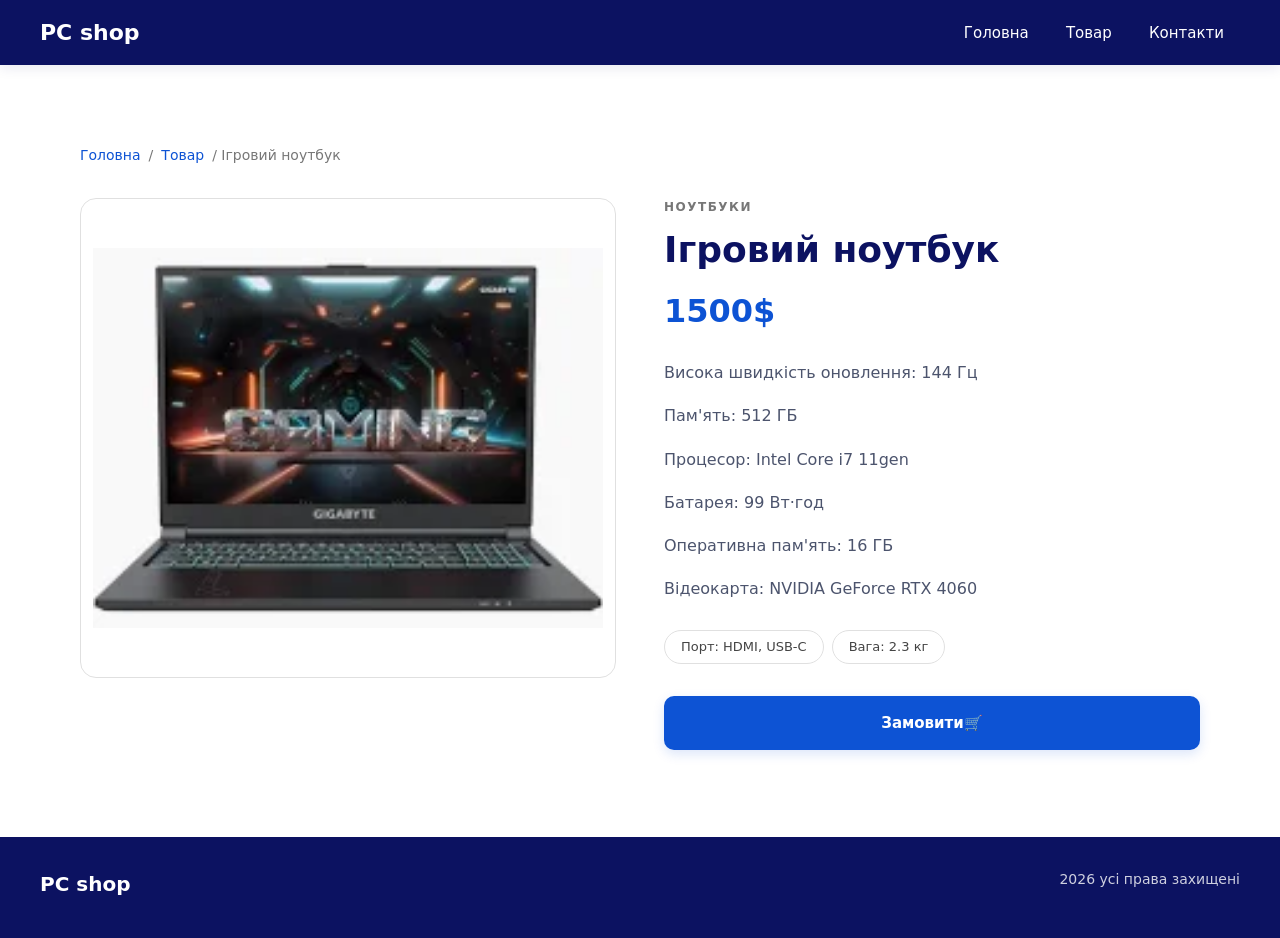
<file: card-2.html>
<!DOCTYPE html>
<html lang="en">
<head>
    <meta charset="UTF-8">
    <meta name="viewport" content="width=device-width, initial-scale=1.0">
    <title>Ігровий ноутбук</title>
    <link href="https://cdn.jsdelivr.net/npm/bootstrap@5.3.2/dist/css/bootstrap.min.css" rel="stylesheet" />

  <!-- Animate.css -->
  <link rel="stylesheet" href="https://cdnjs.cloudflare.com/ajax/libs/animate.css/4.1.1/animate.min.css" />

  <!-- Наш стиль -->
  <link rel="stylesheet" href="style.css" />
</head>
<body>
    <nav class="navbar">
      <a href="index.html" class="logo">PC shop</a>
      <div class="nav-links">
        <a href="index.html">Головна</a>
        <a href="card.html" class="active">Товар</a>
        <a href="contact.html">Контакти</a>
      </div>
    </nav>

    <main>
      <div class="product-page">

        <div class="breadcrumb">
          <a href="index.html">Головна</a> /
          <a href="card.html">Товар</a> /
          Ігровий ноутбук
        </div>

        <div class="product-layout">

          <div class="product-img-box animate__animated animate__fadeInLeft">
            <img src="[data-uri]">
          </div>

          <div class="animate__animated animate__fadeInRight">
            <div class="product-category">Ноутбуки</div>
            <div class="product-name">Ігровий ноутбук</div>
            <div class="product-price">1500$</div>
            <div class="product-desc">
            <p>Висока швидкість оновлення: 144 Гц</p>
            <p>Пам'ять: 512 ГБ</p>
            <p>Процесор: Intel Core i7 11gen</p>
            <p>Батарея: 99 Вт·год</p>
            <p>Оперативна пам'ять: 16 ГБ</p>
            <p>Відеокарта: NVIDIA GeForce RTX 4060</p>
            </div>
            <div class="product-tags">
            <span class="tag">Порт: HDMI, USB-C</span>
            <span class="tag">Вага: 2.3 кг</span>
            </div>
            <a href="contact.html" class="buy-btn">Замовити🛒</a>
          </div>

        </div>
      </div>
    </main>

    <footer>
      <a href="index.html" class="footer-logo">PC shop</a>
      <p>2026 усі права захищені</p>
    </footer>

    <script src="https://cdn.jsdelivr.net/npm/bootstrap@5.3.2/dist/js/bootstrap.bundle.min.js"></script>
</body>
</html>
</file>
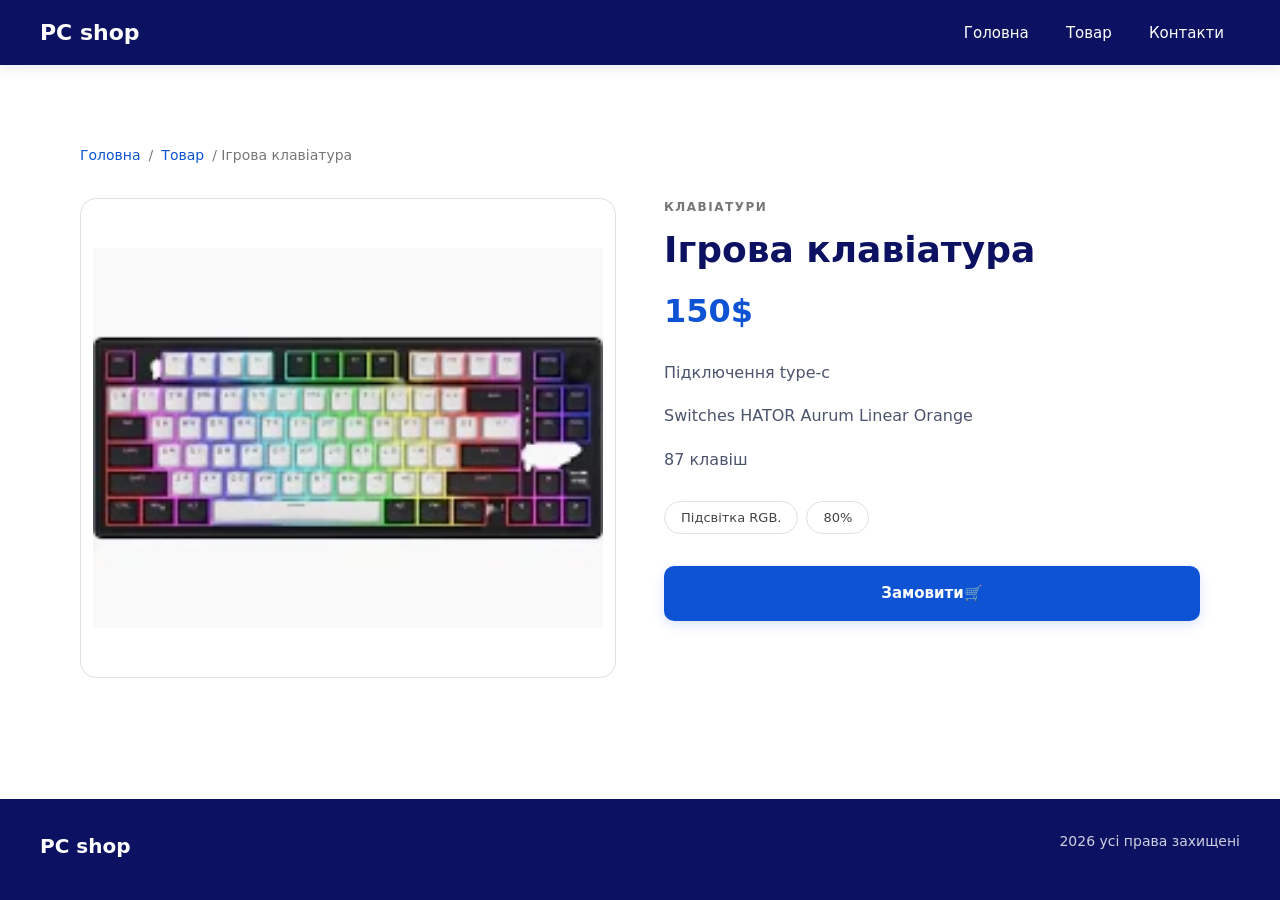
<file: card-3.html>
<!DOCTYPE html>
<html lang="en">
<head>
    <meta charset="UTF-8">
    <meta name="viewport" content="width=device-width, initial-scale=1.0">
    <title>Ігрова клавіатура</title>
    <link href="https://cdn.jsdelivr.net/npm/bootstrap@5.3.2/dist/css/bootstrap.min.css" rel="stylesheet" />

  <!-- Animate.css -->
  <link rel="stylesheet" href="https://cdnjs.cloudflare.com/ajax/libs/animate.css/4.1.1/animate.min.css" />

  <!-- Наш стиль -->
  <link rel="stylesheet" href="style.css" />
</head>
<body>
    <nav class="navbar">
      <a href="index.html" class="logo">PC shop</a>
      <div class="nav-links">
        <a href="index.html">Головна</a>
        <a href="card.html" class="active">Товар</a>
        <a href="contact.html">Контакти</a>
      </div>
    </nav>

    <main>
      <div class="product-page">

        <div class="breadcrumb">
          <a href="index.html">Головна</a> /
          <a href="card.html">Товар</a> /
          Ігрова клавіатура
        </div>

        <div class="product-layout">

          <div class="product-img-box animate__animated animate__fadeInLeft">
            <img src="[data-uri]">
          </div>

          <div class="animate__animated animate__fadeInRight">
            <div class="product-category">Клавіатури</div>
            <div class="product-name">Ігрова клавіатура</div>
            <div class="product-price">150$</div>
            <div class="product-desc">
            <p>Підключення type-c</p>
            <p>Switches HATOR Aurum Linear Orange</p>
            <p>87 клавіш</p>
            </div>
            <div class="product-tags">
            <span class="tag">Підсвітка RGB.</span>
            <span class="tag">80%</span>
            </div>
            <a href="contact.html" class="buy-btn">Замовити🛒</a>
          </div>

        </div>
      </div>
    </main>

    <footer>
      <a href="index.html" class="footer-logo">PC shop</a>
      <p>2026 усі права захищені</p>
    </footer>

    <script src="https://cdn.jsdelivr.net/npm/bootstrap@5.3.2/dist/js/bootstrap.bundle.min.js"></script>
</body>
</html>
</file>
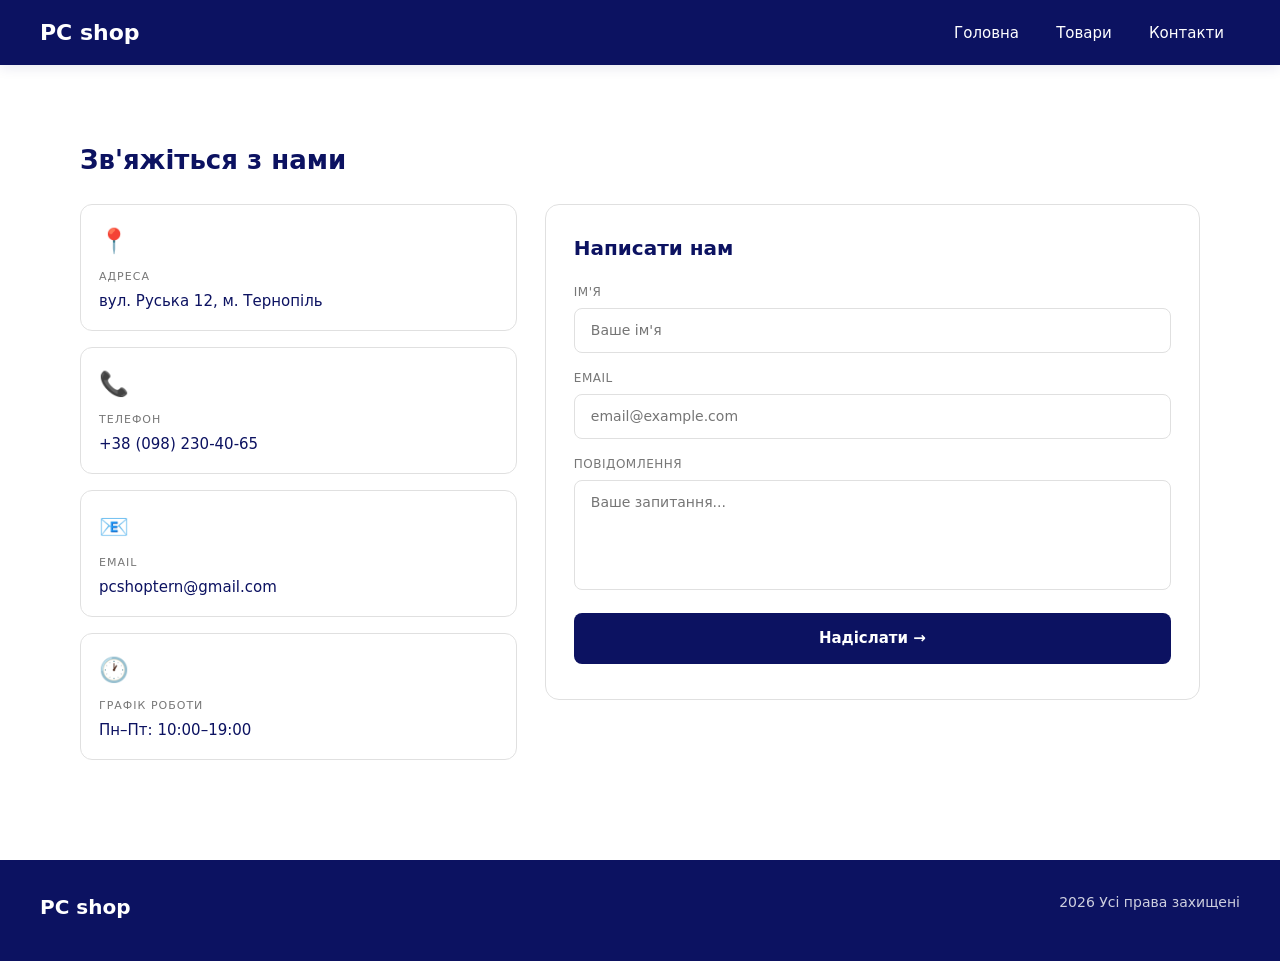
<file: contact.html>
<!DOCTYPE html>
<html lang="en">
<head>
    <meta charset="UTF-8">
    <meta name="viewport" content="width=device-width, initial-scale=1.0">
    <title>Контакти</title>
    <link href="https://cdn.jsdelivr.net/npm/bootstrap@5.3.2/dist/css/bootstrap.min.css" rel="stylesheet" />
    <link rel="stylesheet" href="https://cdnjs.cloudflare.com/ajax/libs/animate.css/4.1.1/animate.min.css" />
    <link rel="stylesheet" href="style.css" />
</head>
<body>

  <nav class="navbar">
    <a href="index.html" class="logo">PC shop</a>
    <div class="nav-links">
      <a href="index.html">Головна</a>
      <a href="card.html">Товари</a>
      <a href="contact.html" class="active">Контакти</a>
    </div>
  </nav>

  <main>
    <div class="contact-page">

      <h2 class="section-title" style="margin-bottom: 28px;">Зв'яжіться з нами</h2>

      <div class="contact-grid">

        <div class="contact-info animate__animated animate__fadeInLeft">
          <div class="info-card">
            <div class="info-icon">📍</div>
            <div class="info-label">Адреса</div>
            <div class="info-value">вул. Руська 12, м. Тернопіль</div>
          </div>
          <div class="info-card">
            <div class="info-icon">📞</div>
            <div class="info-label">Телефон</div>
            <div class="info-value">+38 (098) 230-40-65</div>
          </div>
          <div class="info-card">
            <div class="info-icon">📧</div>
            <div class="info-label">Email</div>
            <div class="info-value">pcshoptern@gmail.com</div>
          </div>
          <div class="info-card">
            <div class="info-icon">🕐</div>
            <div class="info-label">Графік роботи</div>
            <div class="info-value">Пн–Пт: 10:00–19:00</div>
          </div>
        </div>

        <div class="contact-form animate__animated animate__fadeInRight">
          <div class="form-title">Написати нам</div>
          <div class="form-group">
            <label for="name">Ім'я</label>
            <input type="text" id="name" placeholder="Ваше ім'я" />
          </div>
          <div class="form-group">
            <label for="email">Email</label>
            <input type="email" id="email" placeholder="email@example.com" />
          </div>
          <div class="form-group">
            <label for="message">Повідомлення</label>
            <textarea id="message" placeholder="Ваше запитання..."></textarea>
          </div>
          <a href="index.html" class="submit-btn">Надіслати →</a>
        </div>

      </div>
    </div>
  </main>

  <footer>
    <a href="index.html" class="footer-logo">PC shop</a>
    <p>2026 Усі права захищені</p>
  </footer>

  <script src="https://cdn.jsdelivr.net/npm/bootstrap@5.3.2/dist/js/bootstrap.bundle.min.js"></script>
</body>
</html>
</file>
<file: style.css>
:root {
  --accent: #0d53d4;     
  --dark: #0c1261;       
  --light: #ffffff;      
  --card-bg: #FFFFFF;    
  --text-muted: #777;    
  --border: #e0e0e0;     
}

body {
    font-family: system-ui, -apple-system, BlinkMacSystemFont, Arial, sans-serif;
    background: var(--light);
    color: var(--dark);
    display: flex;
    flex-direction: column;
    margin: 0;
    min-height: 100vh;
}

main {
    flex: 1;
    padding: 40px;
}

.navbar {
    background: var(--dark);
    padding: 16px 40px;
    display: flex;
    align-items: center;
    position: sticky;
    justify-content: space-between;
    top: 0;
    z-index: 100;
    box-shadow: 0 4px 12px rgba(12, 18, 97, 0.08);
}

.logo, .footer-logo {
    font-size: 22px;
    font-weight: 700;
    color: var(--light);
    text-decoration: none;
}

.footer-logo {
    font-size: 20px;
}

.nav-links a {
    color: var(--light);   
    font-size: 15px;
    font-weight: 500;
    padding: 8px 16px;
    border-radius: 6px;
    text-decoration: none;
    transition: background 0.2s ease;
}

.nav-links a:hover {
    background: rgba(255, 255, 255, 0.1);
}

footer {
    background: var(--dark);
    color: var(--light);
    padding: 32px 40px;
    display: flex;
    justify-content: space-between;     
    flex-wrap: wrap;
    gap: 16px;
    margin-top: auto;
}

footer p {
    font-size: 14px;
    opacity: 0.8;
}

.hero {
    position: relative;
    overflow: hidden;
    text-align: center;
    padding: 90px 40px 70px;
    background: linear-gradient(180deg, rgba(13, 83, 212, 0.03) 0%, rgba(255, 255, 255, 0) 100%);
}

.hero::before {
    content: '';
    position: absolute;
    top: -50%;
    left: -50%;
    width: 200%;
    height: 200%;
    background: radial-gradient(circle, rgba(13, 83, 212, 0.05) 0%, transparent 60%);
    pointer-events: none;
}

.hero h1 {
    font-size: 42px;
    font-weight: 800;
    color: var(--dark);
    margin-bottom: 16px;
}

.hero p {
    font-size: 16px;
    color: var(--text-muted);
    margin: 0 auto 32px;
    max-width: 600px;
    line-height: 1.5;
}

.section {
    padding: 40px;
}

.section-header {
    display: flex;
    align-items: center;
    justify-content: space-between;
    margin-bottom: 28px;
}

.section-title {
    font-size: 26px;
    font-weight: 700;
    color: var(--dark);
}

.section-link {
    font-size: 15px;
    font-weight: 500;
    color: var(--accent);
    text-decoration: none;
}

.section-link:hover {
    text-decoration: underline;
}

.cards-grid {
    display: grid;
    grid-template-columns: repeat(auto-fit, minmax(250px, 1fr));
    gap: 24px;
}

.card {
  position: relative;
  background: var(--card-bg);
  border: 1px solid var(--border);
  border-radius: 14px;
  overflow: hidden;
  display: flex;
  flex-direction: column;
  height: 100%;
  transition: transform 0.2s ease, box-shadow 0.2s ease;
}

.card::after {
    content: '';
    position: absolute;
    inset: 0;
    border-radius: 14px;
    border: 2px solid var(--accent);
    opacity: 0;
    transition: opacity 0.2s ease;
    pointer-events: none;
}

.card:hover {
  transform: translateY(-5px);
  box-shadow: 0 12px 24px rgba(12, 18, 97, 0.08);
  border-color: transparent;
}

.card:hover::after {
    opacity: 0.15;
}

.card-img {
  width: 100%;
  height: 200px;
  background: radial-gradient(circle, #ffffff 0%, rgba(13, 83, 212, 0.02) 100%);
  display: flex;
  align-items: center;
  justify-content: center;
  position: relative;
  padding: 16px;
  box-sizing: border-box;
}

.card-img img {
  max-width: 100%;
  max-height: 100%;
  object-fit: contain;
}

.card-badge {
  position: absolute;
  top: 12px;
  left: 12px;
  background: var(--accent);
  color: #fff;
  font-size: 10px;
  font-weight: 600;
  padding: 4px 10px;
  border-radius: 100px;
  letter-spacing: 0.5px;
}

.card-body {
  padding: 20px;
  display: flex;
  flex-direction: column;
  flex-grow: 1;
}

.card-category {
  font-size: 11px;
  font-weight: 600;
  color: var(--text-muted);
  letter-spacing: 1px;
  text-transform: uppercase;
  margin-bottom: 6px;
}

.card-name {
  font-size: 16px;
  font-weight: 600;
  color: var(--dark);
  margin: 0 0 16px 0;
  line-height: 1.4;
}

.card-footer {
  display: flex;
  align-items: center;
  justify-content: space-between;
  margin-top: auto;
  padding-top: 12px;
  border-top: 1px solid rgba(0, 0, 0, 0.04);
}

.price {
  font-size: 18px;
  font-weight: 700;
  color: var(--accent);
}

.btn-primary, .add-btn, .buy-btn, .submit-btn {
    position: relative;
    overflow: hidden;
    background: var(--accent);
    color: white;
    border: none;
    font-size: 15px;
    font-weight: 600;
    cursor: pointer;
    padding: 12px 24px;
    border-radius: 8px;
    text-decoration: none;
    display: inline-block;
    transition: all 0.2s ease;
    text-align: center;
    box-sizing: border-box;
}

.btn-primary::before, .add-btn::before, .buy-btn::before, .submit-btn::before {
    content: '';
    position: absolute;
    top: 0;
    left: -100%;
    width: 50%;
    height: 100%;
    background: linear-gradient(90deg, transparent, rgba(255, 255, 255, 0.2), transparent);
    transition: left 0.6s ease;
}

.btn-primary:hover::before, .add-btn:hover::before, .buy-btn:hover::before, .submit-btn:hover::before {
    left: 150%;
}

.add-btn {
    background: var(--dark);
    font-size: 13px;
    padding: 10px 18px;
}

.submit-btn {
    background: var(--dark);
    width: 100%;
    padding: 14px;
}

.buy-btn {
    width: 100%;
    padding: 16px;
    border-radius: 10px;
    box-shadow: 0 4px 12px rgba(13, 83, 212, 0.15);
}

.btn-primary:hover, .add-btn:hover, .buy-btn:hover, .submit-btn:hover {
    background: #0b46b3;
    color: #fff;
    transform: translateY(-2px);
}

.add-btn:hover, .submit-btn:hover {
    background: var(--accent);
}

.product-page {
    padding: 40px;
}

.breadcrumb {
    font-size: 14px;
    color: var(--text-muted);
    margin-bottom: 32px;
    display: flex;
    gap: 8px;
    align-items: center;
}

.breadcrumb a {
    color: var(--accent);
    text-decoration: none;
    font-weight: 500;
}

.breadcrumb a:hover {
    text-decoration: underline;
}

.product-layout {
    display: grid;
    grid-template-columns: 1fr 1fr;
    gap: 48px;
    align-items: start;
}

.product-img-box {
    background: var(--card-bg);
    border: 1px solid var(--border);
    border-radius: 16px;
    height: 480px;
    display: flex;
    align-items: center;
    justify-content: center;
    padding: 12px;
    box-sizing: border-box;
    overflow: hidden;
}

.product-img-box img {
    width: 100%;
    height: 100%;
    object-fit: contain;
}

.product-category {
    font-size: 12px;
    font-weight: 600;
    color: var(--text-muted);
    letter-spacing: 1.5px;
    text-transform: uppercase;
    margin-bottom: 12px;
}

.product-name {
    font-size: 36px;
    font-weight: 700;
    color: var(--dark);
    line-height: 1.2;
    margin: 0 0 16px 0;
}

.product-price {
    font-size: 32px;
    font-weight: 700;
    color: var(--accent);
    margin-bottom: 24px;
}

.product-desc {
    font-size: 16px;
    color: #4c546d;
    line-height: 1.7;
    margin-bottom: 28px;
}

.product-tags {
    display: flex;
    gap: 8px;
    flex-wrap: wrap;
    margin-bottom: 32px;
}

.tag {
    background: var(--light);
    border: 1px solid var(--border);
    font-size: 13px;
    font-weight: 500;
    padding: 6px 16px;
    border-radius: 100px;
    color: #444;
}

.contact-page {
    padding: 40px 40px 60px;
}

.contact-grid {
    display: grid;
    grid-template-columns: 1fr 1.5fr;
    gap: 28px;
    align-items: start;
}

.contact-info {
    display: flex;
    flex-direction: column;
    gap: 16px;
}

.info-card {
    background: var(--card-bg);
    border: 1px solid var(--border);
    border-radius: 12px;
    padding: 18px;
}

.info-icon {
    font-size: 24px;
    margin-bottom: 10px;
}

.info-label {
    font-size: 11px;
    color: var(--text-muted);
    letter-spacing: 1px;
    text-transform: uppercase;
    margin-bottom: 4px;
}

.info-value {
    font-size: 15px;
    font-weight: 500;
}

.contact-form {
    background: var(--card-bg);
    border: 1px solid var(--border);
    border-radius: 14px;
    padding: 28px;
}

.form-title {
    font-size: 20px;
    font-weight: 700;
    margin-bottom: 20px;
}

.form-group {
    margin-bottom: 16px;
}

.form-group label {
    display: block;
    font-size: 12px;
    color: var(--text-muted);
    letter-spacing: 0.5px;
    margin-bottom: 7px;
    text-transform: uppercase;
}

.form-group input,
.form-group textarea {
    width: 100%;
    background: var(--light);
    border: 1px solid var(--border);
    border-radius: 8px;
    padding: 11px 16px;
    font-size: 14px;
    color: var(--dark);
    outline: none;
    transition: border-color 0.2s;
    font-family: inherit;
    box-sizing: border-box;
}

.form-group input:focus,
.form-group textarea:focus {
    border-color: var(--accent);
}

.form-group textarea {
    height: 110px;
    resize: none;
}

@media (max-width: 768px) {
    .navbar {
        padding: 12px 16px;
    }

    .hero {
        padding: 48px 16px 40px;
    }

    .section,
    .product-page,
    .contact-page {
        padding: 24px 16px 40px;
    }

    footer {
        padding: 24px 16px;
        flex-direction: column;
        text-align: center;
        gap: 20px;
    }

    .product-layout,
    .contact-grid {
        grid-template-columns: 1fr;
    }
}
</file>
